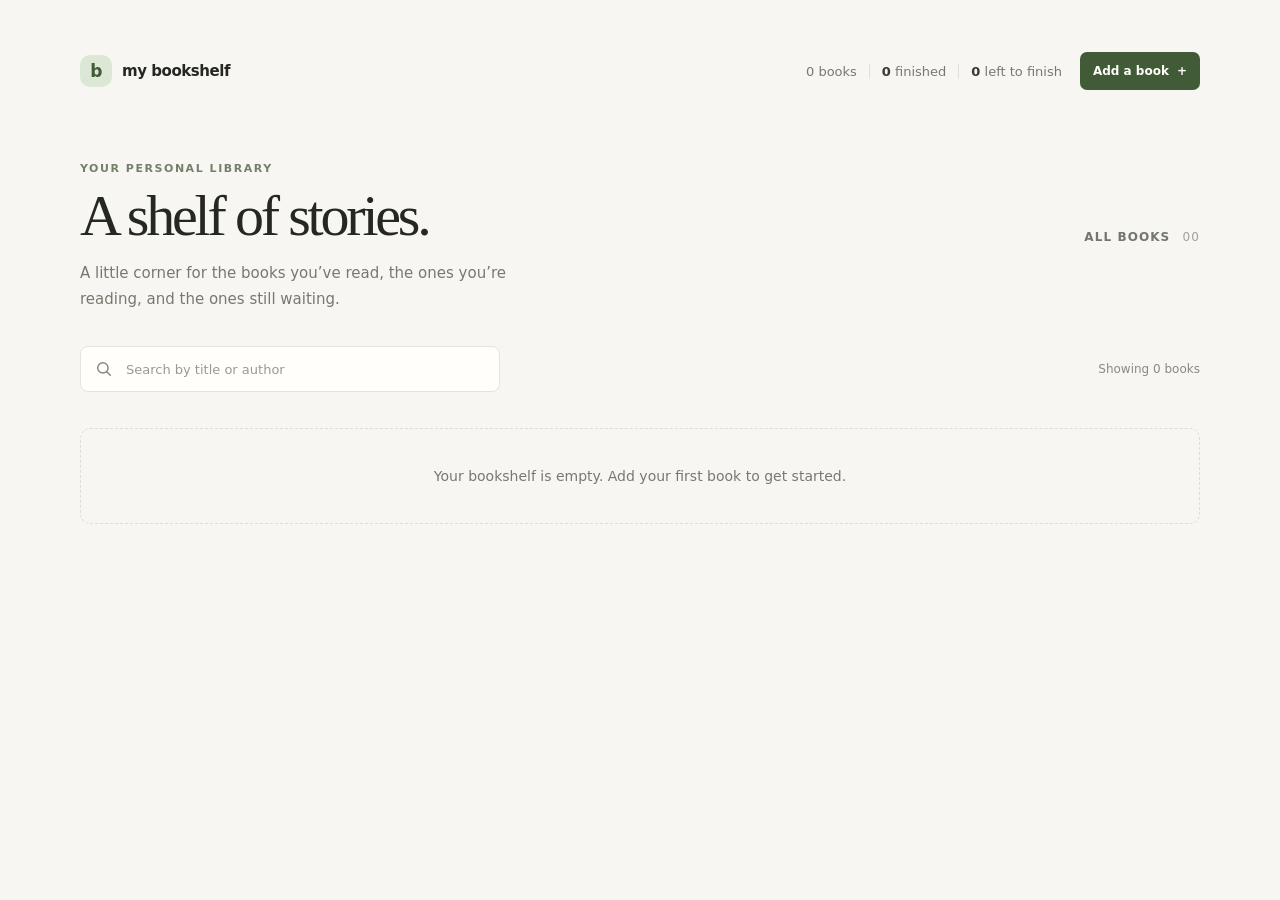
<file: index.html>
<!DOCTYPE html>
<html lang="en">
<head>
    <meta charset="UTF-8">
    <meta name="viewport" content="width=device-width, initial-scale=1.0">
    <link rel="stylesheet" href="style.css">
    <meta name="theme-color" content="#f7f6f2">
    <title>My Bookshelf</title>
</head>
<body>
    <main class="page">
        <header class="topbar">
            <a class="brand" href="#" aria-label="My Bookshelf home">
                <span class="brand-mark" aria-hidden="true">b</span>
                <span>my bookshelf</span>
            </a>
            <div class="topbar-actions">
                <div class="library-stats" aria-label="Bookshelf progress" aria-live="polite">
                    <span id="book-count">0 books</span>
                    <span><strong id="finished-count">0</strong> finished</span>
                    <span><strong id="remaining-count">0</strong> left to finish</span>
                </div>
                <a class="add-book-link" href="add-book.html">Add a book <span aria-hidden="true">+</span></a>
            </div>
        </header>

        <section aria-labelledby="page-title">
            <div class="heading-row">
                <div>
                    <p class="eyebrow">Your personal library</p>
                    <h1 id="page-title">A shelf of stories.</h1>
                    <p class="intro">A little corner for the books you’ve read, the ones you’re reading, and the ones still waiting.</p>
                </div>
                <p class="shelf-label">All books <span id="shelf-count">00</span></p>
            </div>

            <div class="search-row">
                <label class="search-box" for="book-search">
                    <svg aria-hidden="true" viewBox="0 0 20 20" focusable="false">
                        <circle cx="8.75" cy="8.75" r="5.75"></circle>
                        <path d="m13 13 4 4"></path>
                    </svg>
                    <input id="book-search" type="search" placeholder="Search by title or author" autocomplete="off">
                </label>
                <p class="search-results" id="search-results" aria-live="polite">Showing 0 books</p>
            </div>

            <p class="library-error" id="library-error" role="alert" hidden></p>
            <div class="book-grid" aria-label="Book collection">
            </div>
            <p class="empty-state">Your bookshelf is empty. Add your first book to get started.</p>
        </section>
    </main>
    <script src="scripts.js"></script>
</body>
</html>
</file>
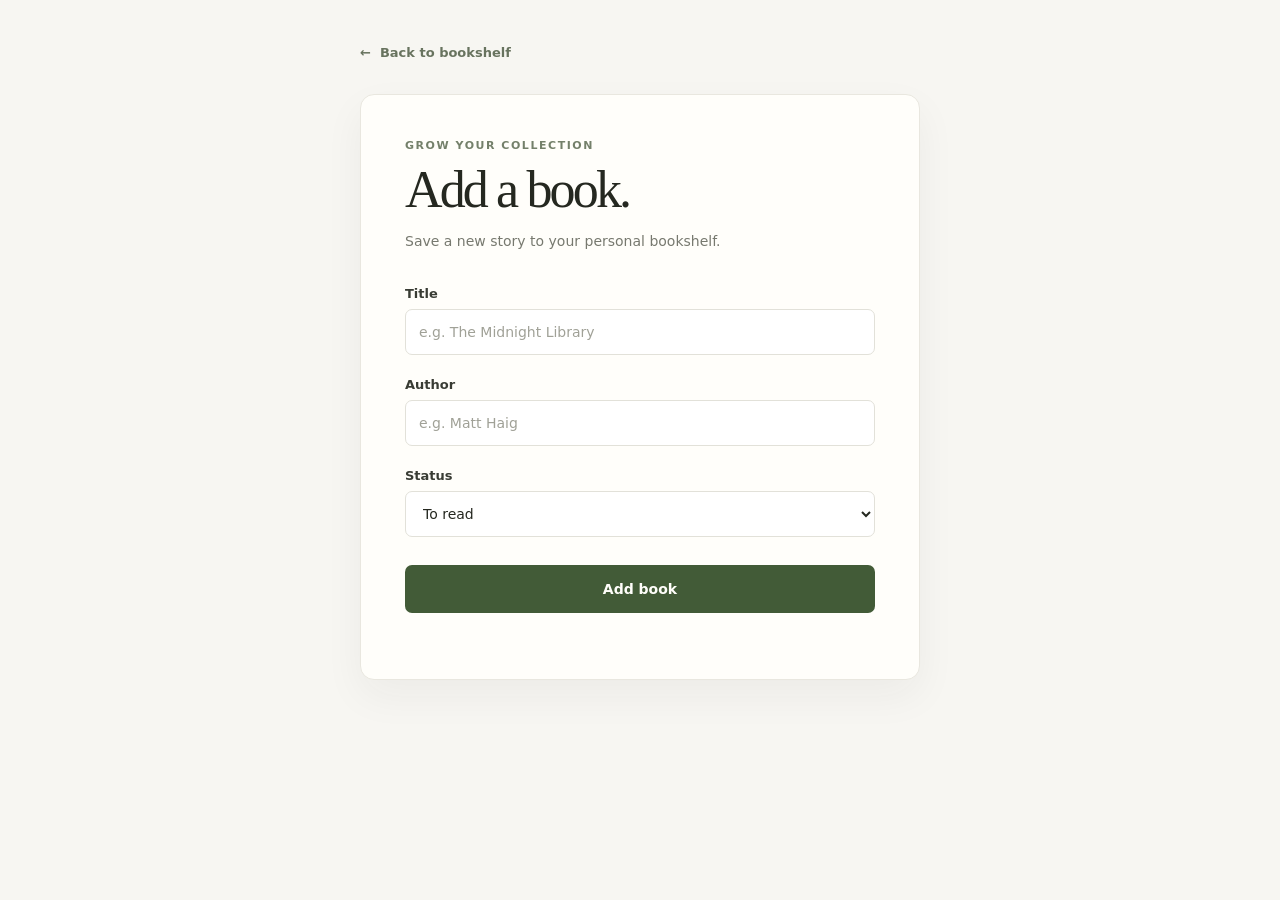
<file: add-book.html>
<!DOCTYPE html>
<html lang="en">
<head>
    <meta charset="UTF-8">
    <link rel="stylesheet" href="add-book.css">
    <meta name="viewport" content="width=device-width, initial-scale=1.0">
    <meta name="theme-color" content="#f7f6f2">
    <title>Add a Book | My Bookshelf</title>
</head>
<body>
    <main class="page">
        <a class="back-link" href="index.html">
            <span aria-hidden="true">&larr;</span>
            Back to bookshelf
        </a>

        <section class="form-card" aria-labelledby="page-title">
            <p class="eyebrow">Grow your collection</p>
            <h1 id="page-title">Add a book.</h1>
            <p class="intro">Save a new story to your personal bookshelf.</p>

            <form class="book-form" action="index.html" method="get">
                <div class="form-field">
                    <label for="book-title">Title</label>
                    <input id="book-title" name="title" type="text" placeholder="e.g. The Midnight Library" maxlength="39" required>
                </div>

                <div class="form-field">
                    <label for="book-author">Author</label>
                    <input id="book-author" name="author" type="text" placeholder="e.g. Matt Haig" required>
                </div>

                <div class="form-field">
                    <label for="book-status">Status</label>
                    <select id="book-status" name="status" required>
                        <option value="to-read">To read</option>
                        <option value="reading">Reading</option>
                        <option value="finished">Finished</option>
                    </select>
                </div>

                <button class="submit-button" type="submit">Add book</button>
                <p class="form-error" id="form-error" role="alert" aria-live="polite"></p>
            </form>
        </section>
    </main>
    <script src="add-book.js"></script>
</body>

</html>
</file>
<file: style.css>
:root {
            color-scheme: light;
            font-family: Inter, ui-sans-serif, system-ui, -apple-system, BlinkMacSystemFont, "Segoe UI", sans-serif;
            color: #252820;
            background: #f7f6f2;
            font-synthesis: none;
            text-rendering: optimizeLegibility;
        }

        * {
            box-sizing: border-box;
        }

        body {
            min-width: 320px;
            margin: 0;
        }

        .page {
            width: min(1120px, calc(100% - 48px));
            margin: 0 auto;
            padding: 52px 0 72px;
        }

        .topbar,
        .heading-row,
        .book-meta,
        .book-details {
            display: flex;
            align-items: center;
        }

        .topbar {
            justify-content: space-between;
            margin-bottom: 72px;
        }

        .topbar-actions {
            display: flex;
            align-items: center;
            gap: 18px;
        }

        .add-book-link {
            display: inline-flex;
            min-height: 38px;
            align-items: center;
            justify-content: center;
            gap: 8px;
            padding: 0 13px;
            border-radius: 7px;
            background: #425b37;
            color: #fffefa;
            font-size: 12px;
            font-weight: 700;
            text-decoration: none;
            transition: background-color 160ms ease;
        }

        .add-book-link:hover {
            background: #34492c;
        }

        .add-book-link:focus-visible {
            outline: 3px solid #9aaa8f;
            outline-offset: 3px;
        }

        .brand {
            display: inline-flex;
            align-items: center;
            gap: 10px;
            color: inherit;
            font-size: 15px;
            font-weight: 750;
            letter-spacing: -0.03em;
            text-decoration: none;
        }

        .brand-mark {
            display: grid;
            width: 32px;
            height: 32px;
            place-items: center;
            border-radius: 10px;
            background: #dce8d5;
            color: #425b37;
            font-size: 17px;
        }

        .library-stats {
            display: flex;
            align-items: center;
            gap: 12px;
            color: #77796f;
            font-size: 13px;
        }

        .library-stats > span + span {
            padding-left: 12px;
            border-left: 1px solid #e2e1d9;
        }

        .library-stats strong {
            color: #393c34;
        }

        .eyebrow {
            margin: 0 0 12px;
            color: #74806a;
            font-size: 11px;
            font-weight: 750;
            letter-spacing: 0.14em;
            text-transform: uppercase;
        }

        h1 {
            margin: 0;
            font-family: Georgia, "Times New Roman", serif;
            font-size: clamp(38px, 6vw, 58px);
            font-weight: 400;
            letter-spacing: -0.055em;
            line-height: 1;
        }

        .intro {
            max-width: 450px;
            margin: 16px 0 0;
            color: #77796f;
            font-size: 15px;
            line-height: 1.7;
        }

        .heading-row {
            justify-content: space-between;
            gap: 24px;
            margin-bottom: 34px;
        }

        .shelf-label {
            margin: 0;
            color: #73766d;
            font-size: 12px;
            font-weight: 700;
            letter-spacing: 0.09em;
            text-transform: uppercase;
        }

        .shelf-label span {
            margin-left: 7px;
            color: #a1a297;
            font-weight: 500;
        }

        .search-row {
            display: flex;
            align-items: center;
            justify-content: space-between;
            gap: 16px;
            margin-bottom: 28px;
        }

        .search-box {
            display: flex;
            width: min(100%, 420px);
            min-height: 46px;
            align-items: center;
            gap: 11px;
            padding: 0 14px;
            border: 1px solid #e5e4dc;
            border-radius: 8px;
            background: #fffefa;
            color: #85867d;
            transition: border-color 160ms ease, box-shadow 160ms ease;
        }

        .search-box:focus-within {
            border-color: #8a9b7d;
            box-shadow: 0 0 0 3px rgb(116 128 106 / 12%);
        }

        .search-box svg {
            width: 18px;
            height: 18px;
            flex: 0 0 auto;
            fill: none;
            stroke: currentColor;
            stroke-linecap: round;
            stroke-width: 1.6;
        }

        .search-box input {
            width: 100%;
            min-width: 0;
            border: 0;
            outline: 0;
            background: transparent;
            color: #252820;
            font: inherit;
            font-size: 13px;
        }

        .search-box input::placeholder {
            color: #999a91;
        }

        .search-results {
            margin: 0;
            color: #898a80;
            font-size: 12px;
        }

        .book-grid {
            display: grid;
            grid-template-columns: repeat(2, minmax(0, 1fr));
            gap: 28px 16px;
        }

        .empty-state {
            margin: 8px 0 0;
            padding: 36px 20px;
            border: 1px dashed #dcded3;
            border-radius: 10px;
            color: #77796f;
            font-size: 14px;
            line-height: 1.6;
            text-align: center;
        }

        .library-error {
            margin: 0 0 16px;
            color: #9b3f35;
            font-size: 13px;
        }

        .book-card {
            min-width: 0;
        }

        .cover {
            position: relative;
            display: flex;
            min-height: 220px;
            flex-direction: column;
            justify-content: space-between;
            overflow: hidden;
            padding: 18px;
            border: 1px solid rgb(37 40 32 / 8%);
            border-radius: 5px 12px 12px 5px;
            box-shadow: 0 10px 24px rgb(37 40 32 / 9%), inset 5px 0 8px rgb(0 0 0 / 8%);
            color: var(--cover-ink, #fffdf4);
            isolation: isolate;
        }

        .cover::before {
            position: absolute;
            z-index: -1;
            inset: 0 auto 0 12px;
            width: 1px;
            background: rgb(255 255 255 / 20%);
            content: "";
        }

        .cover::after {
            position: absolute;
            z-index: -1;
            right: -48px;
            bottom: -70px;
            width: 180px;
            height: 180px;
            border: 1px solid rgb(255 255 255 / 23%);
            border-radius: 50%;
            box-shadow: 0 0 0 14px rgb(255 255 255 / 8%), 0 0 0 29px rgb(255 255 255 / 7%);
            content: "";
        }

        .cover-kicker,
        .cover-author {
            font-size: 9px;
            font-weight: 700;
            letter-spacing: 0.16em;
            text-transform: uppercase;
        }

        .cover-title {
            max-width: 230px;
            margin: 28px 0;
            font-family: Georgia, "Times New Roman", serif;
            font-size: clamp(25px, 3vw, 34px);
            font-weight: 400;
            letter-spacing: -0.04em;
            line-height: 1.05;
        }

        .cover-author {
            letter-spacing: 0.11em;
        }

        .cover-1 {
            --cover-ink: #fff6e5;
            background: linear-gradient(145deg, #bc7957, #824a3d);
        }

        .cover-2 {
            --cover-ink: #f9f3df;
            background: linear-gradient(145deg, #425b50, #243d39);
        }

        .cover-3 {
            --cover-ink: #f8f0dd;
            background: linear-gradient(145deg, #d2a947, #987333);
        }

        .cover-4 {
            --cover-ink: #fbf4eb;
            background: linear-gradient(145deg, #586a87, #35435f);
        }

        .cover-5 {
            --cover-ink: #f7eadb;
            background: linear-gradient(145deg, #9f5d52, #683d45);
        }

        .cover-6 {
            --cover-ink: #f6f1dd;
            background: linear-gradient(145deg, #829078, #4d6255);
        }

        .cover-7 {
            --cover-ink: #fff3e5;
            background: linear-gradient(145deg, #b78362, #80584b);
        }

        .cover-8 {
            --cover-ink: #f2f0e8;
            background: linear-gradient(145deg, #666568, #414145);
        }

        .book-meta {
            justify-content: space-between;
            gap: 8px;
            margin-top: 16px;
        }

        .book-title {
            overflow: hidden;
            margin: 0;
            font-family: Georgia, "Times New Roman", serif;
            font-size: 17px;
            font-weight: 600;
            letter-spacing: -0.02em;
            text-overflow: ellipsis;
            white-space: nowrap;
        }

        .rating {
            flex: 0 0 auto;
            color: #9b793c;
            font-size: 12px;
        }

        .book-author {
            margin: 6px 0 12px;
            color: #7d7e74;
            font-size: 13px;
        }

        .book-details {
            justify-content: space-between;
            gap: 8px;
            color: #898a80;
            font-size: 11px;
        }

        .status {
            padding: 5px 8px;
            border: 0;
            border-radius: 999px;
            background: #e9eee5;
            color: #52634a;
            font-weight: 650;
        }

        .status-button {
            cursor: pointer;
            font: inherit;
            font-size: 11px;
        }

        .status-button:hover:not(:disabled) {
            filter: brightness(0.96);
        }

        .status-button:focus-visible {
            outline: 2px solid #74806a;
            outline-offset: 2px;
        }

        .status-button:disabled {
            cursor: default;
            opacity: 0.8;
        }

        .book-actions {
            display: flex;
            align-items: center;
            gap: 8px;
        }

        .delete-button {
            padding: 5px 8px;
            border: 1px solid #e7d8d4;
            border-radius: 999px;
            background: transparent;
            color: #96564d;
            cursor: pointer;
            font: inherit;
            font-size: 11px;
            font-weight: 650;
        }

        .delete-button:hover {
            border-color: #c88c82;
            background: #fbf0ed;
        }

        .delete-button:focus-visible {
            outline: 2px solid #a5675e;
            outline-offset: 2px;
        }

        .status.reading {
            background: #f3ead8;
            color: #8b6934;
        }

        .status.want-to-read {
            background: #ece9f0;
            color: #6e5b7c;
        }

        @media (min-width: 701px) and (max-width: 850px) {
            .book-grid {
                grid-template-columns: repeat(3, minmax(0, 1fr));
                gap: 36px 24px;
            }

            .cover {
                min-height: 230px;
                padding: 22px;
            }
        }

        @media (min-width: 851px) {
            .book-grid {
                grid-template-columns: repeat(4, minmax(0, 1fr));
                gap: 36px 24px;
            }

            .cover {
                min-height: 260px;
                padding: 22px;
            }
        }

        @media (max-width: 700px) {
            .page {
                width: min(100% - 36px, 460px);
                padding-top: 28px;
            }

            .book-grid {
                grid-template-columns: repeat(2, minmax(0, 1fr));
            }

            .topbar {
                margin-bottom: 54px;
                flex-wrap: wrap;
                gap: 16px;
            }

            .topbar-actions {
                gap: 10px;
            }

            .library-stats {
                flex-wrap: wrap;
                gap: 6px 9px;
                font-size: 11px;
            }

            .library-stats > span + span {
                padding-left: 9px;
            }

            .add-book-link {
                min-height: 36px;
                padding: 0 10px;
                font-size: 11px;
            }

            .heading-row {
                align-items: flex-start;
                flex-direction: column;
                gap: 18px;
                margin-bottom: 26px;
            }

            .search-row {
                align-items: flex-start;
                flex-direction: column;
                gap: 10px;
                margin-bottom: 22px;
            }

            .search-box {
                width: 100%;
            }

            .cover-title {
                font-size: 27px;
            }

            .book-title {
                font-size: 15px;
            }
        }

        @media (max-width: 360px) {
            .cover {
                min-height: 190px;
                padding: 15px;
            }

            .cover-title {
                font-size: 23px;
            }
        }
</file>
<file: add-book.css>
* {
    box-sizing: border-box;
}

:root {
    color-scheme: light;
    font-family: Inter, ui-sans-serif, system-ui, -apple-system, BlinkMacSystemFont, "Segoe UI", sans-serif;
    color: #252820;
    background: #f7f6f2;
    font-synthesis: none;
    text-rendering: optimizeLegibility;
}

body {
    min-width: 320px;
    min-height: 100vh;
    margin: 0;
}

.page {
    width: min(100% - 40px, 560px);
    margin: 0 auto;
    padding: 42px 0 64px;
}

.back-link {
    display: inline-flex;
    align-items: center;
    gap: 9px;
    margin-bottom: 34px;
    color: #68735f;
    font-size: 13px;
    font-weight: 650;
    text-decoration: none;
}

.back-link:hover {
    color: #425b37;
}

.form-card {
    padding: clamp(24px, 6vw, 44px);
    border: 1px solid #e9e7df;
    border-radius: 14px;
    background: #fffefa;
    box-shadow: 0 16px 40px rgb(37 40 32 / 5%);
}

.eyebrow {
    margin: 0 0 12px;
    color: #74806a;
    font-size: 11px;
    font-weight: 750;
    letter-spacing: 0.14em;
    text-transform: uppercase;
}

h1 {
    margin: 0;
    font-family: Georgia, "Times New Roman", serif;
    font-size: clamp(38px, 8vw, 52px);
    font-weight: 400;
    letter-spacing: -0.055em;
    line-height: 1;
}

.intro {
    margin: 14px 0 32px;
    color: #77796f;
    font-size: 14px;
    line-height: 1.7;
}

.book-form {
    display: grid;
    gap: 22px;
}

.form-field {
    display: grid;
    gap: 8px;
}

.form-field label {
    color: #393c34;
    font-size: 13px;
    font-weight: 650;
}

.form-field input,
.form-field select {
    width: 100%;
    min-height: 46px;
    padding: 0 13px;
    border: 1px solid #e2e1d9;
    border-radius: 7px;
    outline: none;
    background: #fff;
    color: #252820;
    font: inherit;
    font-size: 14px;
}

.form-field input::placeholder {
    color: #a0a197;
}

.form-field input:focus,
.form-field select:focus {
    border-color: #8a9b7d;
    box-shadow: 0 0 0 3px rgb(116 128 106 / 12%);
}

.submit-button {
    min-height: 48px;
    margin-top: 6px;
    padding: 0 18px;
    border: 0;
    border-radius: 7px;
    background: #425b37;
    color: #fffefa;
    cursor: pointer;
    font: inherit;
    font-size: 14px;
    font-weight: 700;
    transition: background-color 160ms ease;
}

.submit-button:hover {
    background: #34492c;
}

.form-error {
    margin: 0;
    color: #9b3f35;
    font-size: 13px;
    line-height: 1.5;
}

.submit-button:focus-visible,
.back-link:focus-visible {
    outline: 3px solid #9aaa8f;
    outline-offset: 3px;
}

@media (max-width: 480px) {
    .page {
        width: min(100% - 28px, 420px);
        padding-top: 26px;
    }

    .back-link {
        margin-bottom: 24px;
    }
}
</file>
